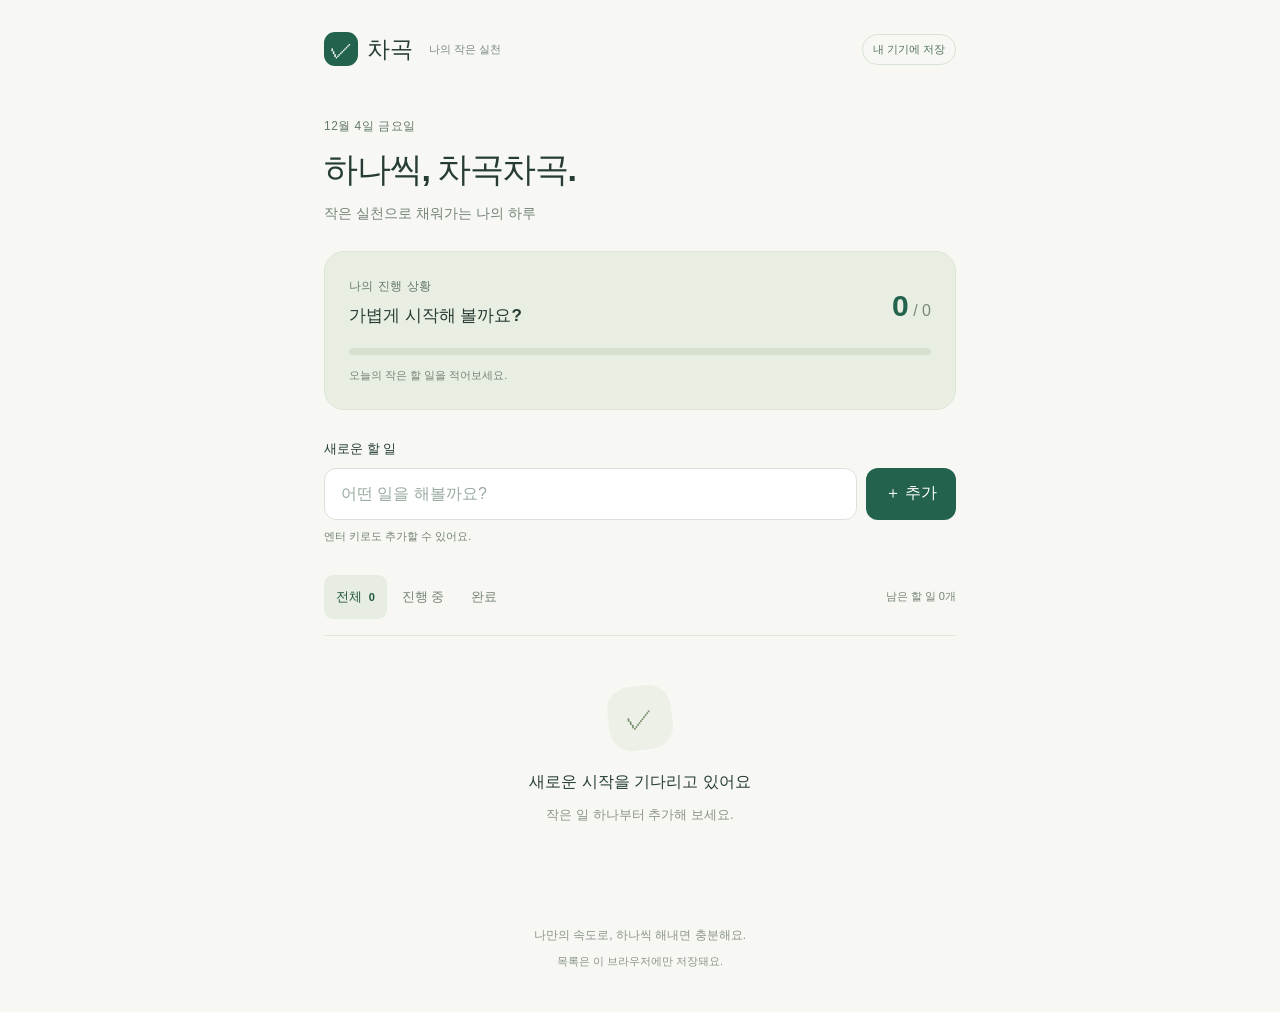
<file: index.html>
<!doctype html>
<html lang="ko"><head><meta charset="UTF-8"><meta name="viewport" content="width=device-width, initial-scale=1, viewport-fit=cover"><meta name="theme-color" content="#23634e"><meta name="description" content="하루를 가볍게 정리하는 나만의 할 일 목록"><title>차곡 — 나의 할 일</title><link rel="stylesheet" href="styles.css"><script src="app.js" defer></script></head>
<body><main class="app"><header><a class="brand" href="./" aria-label="차곡 처음으로"><span class="logo" aria-hidden="true">✓</span> 차곡<span class="brand-sub">나의 작은 실천</span></a><span class="local-badge">내 기기에 저장</span></header>
<section class="intro"><p id="date" class="eyebrow"></p><h1>하나씩, 차곡차곡.</h1><p class="subtitle">작은 실천으로 채워가는 나의 하루</p></section>
<section class="progress-card" aria-label="할 일 진행 현황"><div><span class="eyebrow">나의 진행 상황</span><p id="progress-text">가볍게 시작해 볼까요?</p></div><div id="progress-count" class="count">0<span> / 0</span></div><progress id="progress" value="0" max="1" aria-label="할 일 완료율"></progress><span id="encouragement" class="hint">오늘의 작은 할 일을 적어보세요.</span></section>
<form id="add-form"><label for="task-input">새로운 할 일</label><div class="input-row"><input id="task-input" name="task" placeholder="어떤 일을 해볼까요?" maxlength="200" autocomplete="off" required><button type="submit" class="add-button"><span aria-hidden="true">＋</span> 추가</button></div><p class="hint">엔터 키로도 추가할 수 있어요.</p></form>
<section class="tasks-section" aria-label="할 일 목록"><div class="list-toolbar"><div class="filters" role="group" aria-label="할 일 필터"><button type="button" data-filter="all" aria-pressed="true">전체 <span id="all-count">0</span></button><button type="button" data-filter="active" aria-pressed="false">진행 중</button><button type="button" data-filter="done" aria-pressed="false">완료</button></div><span id="remaining" class="hint"></span></div><ul id="task-list"></ul><div id="empty" class="empty"><span class="empty-icon" aria-hidden="true">✓</span><h2 id="empty-title">새로운 시작을 기다리고 있어요</h2><p id="empty-description">작은 일 하나부터 추가해 보세요.</p></div></section>
<footer>나만의 속도로, 하나씩 해내면 충분해요.<p>목록은 이 브라우저에만 저장돼요.</p></footer><div id="notice" class="notice" role="status" aria-live="polite" hidden><span id="notice-text"></span><button id="undo" type="button" hidden>삭제 취소</button></div></main></body></html>
</file>
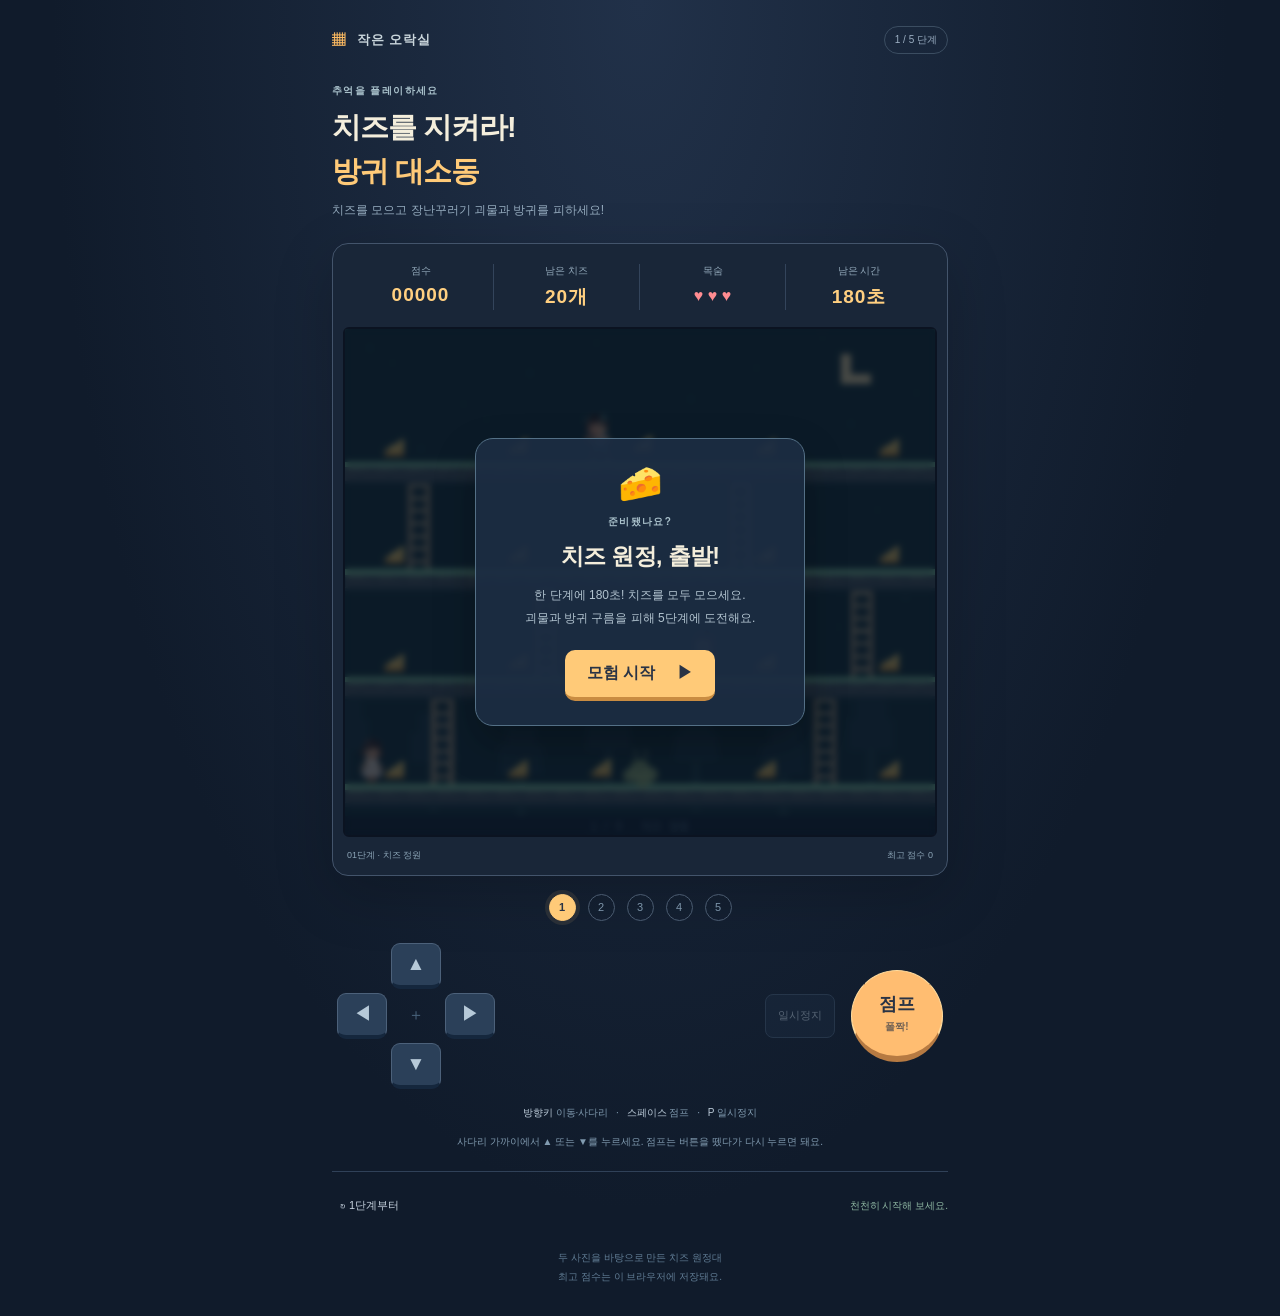
<file: games/neoguri/index.html>
<!doctype html>
<html lang="ko"><head><meta charset="UTF-8"><meta name="viewport" content="width=device-width,initial-scale=1,viewport-fit=cover"><meta name="theme-color" content="#101b2b"><title>치즈를 지켜라! 방귀 대소동</title><link rel="stylesheet" href="style.css?v=cheese-v2"><script src="engine.js?v=cheese-v2" defer></script><script src="game.js?v=cheese-v2" defer></script></head>
<body><main><header><div class="brand"><span class="brand-icon" aria-hidden="true">▦</span> 작은 오락실</div><span class="chip" id="stage-label">1 / 5 단계</span></header><section class="heading"><p class="eyebrow">추억을 플레이하세요</p><h1>치즈를 지켜라!<span>방귀 대소동</span></h1><p>치즈를 모으고 장난꾸러기 괴물과 방귀를 피하세요!</p></section>
<section class="machine" aria-label="치즈를 지켜라 게임"><div class="stats"><div>점수<strong id="score">0000</strong></div><div>남은 치즈<strong id="cheese">20개</strong></div><div>목숨<strong id="lives">♥ ♥ ♥</strong></div><div>남은 시간<strong id="time">180초</strong></div></div>
<div class="screen"><canvas id="game" width="560" height="480" role="img" aria-label="치즈와 사다리가 있는 네 층의 게임 화면. 아래 버튼이나 방향키로 캐릭터를 조종하세요.">이 게임은 캔버스를 지원하는 브라우저가 필요합니다.</canvas><div id="overlay" class="overlay"><div class="overlay-card"><span id="overlay-icon" class="big-icon" aria-hidden="true">🧀</span><p class="eyebrow" id="overlay-kicker">준비됐나요?</p><h2 id="overlay-title">치즈 원정, 출발!</h2><p id="overlay-body">한 단계에 180초! 치즈를 모두 모으세요.<br>괴물과 방귀 구름을 피해 5단계에 도전해요.</p><button id="start" class="primary">모험 시작 <span aria-hidden="true">▶</span></button></div></div></div>
<div class="machine-bottom"><span id="stage-name">01단계 · 치즈 정원</span><span id="best">최고 점수 0</span></div></section>
<nav class="stage-track" aria-label="스테이지 진행"><span data-stage-dot="0" class="current" aria-label="1단계">1</span><span data-stage-dot="1" class="" aria-label="2단계">2</span><span data-stage-dot="2" class="" aria-label="3단계">3</span><span data-stage-dot="3" class="" aria-label="4단계">4</span><span data-stage-dot="4" class="" aria-label="5단계">5</span></nav>
<section class="controls" aria-label="게임 조작"><div class="dpad"><button class="up" data-control="up" aria-label="위로, 사다리 오르기">▲</button><button class="left" data-control="left" aria-label="왼쪽으로 이동">◀</button><span class="pad-center" aria-hidden="true">＋</span><button class="right" data-control="right" aria-label="오른쪽으로 이동">▶</button><button class="down" data-control="down" aria-label="아래로, 사다리 내려가기">▼</button></div><div class="actions"><button id="pause" class="secondary" disabled>일시정지</button><button data-control="jump" class="jump">점프<span>폴짝!</span></button></div></section>
<div class="instructions"><p><b>방향키</b> 이동·사다리 <span>·</span> <b>스페이스</b> 점프 <span>·</span> <b>P</b> 일시정지</p><p>사다리 가까이에서 ▲ 또는 ▼를 누르세요. 점프는 버튼을 뗐다가 다시 누르면 돼요.</p></div><div class="bottom-row"><button id="restart" class="text-button">↻ 1단계부터</button><span id="status" role="status" aria-live="polite">천천히 시작해 보세요.</span></div><footer>두 사진을 바탕으로 만든 치즈 원정대<br>최고 점수는 이 브라우저에 저장돼요.</footer></main></body></html>
</file>
<file: styles.css>
*{box-sizing:border-box} :root{font-family:-apple-system,BlinkMacSystemFont,"Apple SD Gothic Neo","Noto Sans KR",sans-serif;color:#263c34;background:#f7f8f4;font-synthesis:none}body{margin:0}button,input{font:inherit}button{cursor:pointer;touch-action:manipulation}button:focus-visible,a:focus-visible,input:focus-visible{outline:3px solid #ba862f;outline-offset:3px}.app{max-width:680px;margin:auto;padding:32px 24px max(28px,env(safe-area-inset-bottom))}header{display:flex;align-items:center;justify-content:space-between;gap:12px}.brand{display:flex;gap:9px;align-items:center;text-decoration:none;color:inherit;font-weight:800;font-size:23px;white-space:nowrap}.logo{display:grid;place-items:center;background:#23634e;color:white;border-radius:11px;width:34px;height:34px}.brand-sub{font-size:11px;font-weight:500;color:#78877f;margin-left:7px}.local-badge{font-size:11px;color:#52715e;border:1px solid #d7e2d8;padding:7px 10px;border-radius:20px;white-space:nowrap}.intro{margin:52px 0 28px}.eyebrow{font-size:12px;letter-spacing:.04em;color:#65796c}h1{font-size:34px;letter-spacing:-1.5px;margin:12px 0}.subtitle{font-size:14px;color:#748278;margin:0}.progress-card{background:#e9eee2;border:1px solid #dee5d6;border-radius:20px;padding:24px;display:grid;grid-template-columns:1fr auto;gap:12px}.progress-card p{font-size:17px;font-weight:650;margin:9px 0}.count{font-size:30px;font-weight:700;align-self:center;color:#23634e}.count span{font-size:16px;font-weight:400;color:#7a897a}progress{grid-column:1/-1;width:100%;height:7px;border:0;border-radius:10px;overflow:hidden;background:#d7dfce;accent-color:#387254}progress::-webkit-progress-bar{background:#d7dfce}progress::-webkit-progress-value{background:#387254;border-radius:10px}progress::-moz-progress-bar{background:#387254}.hint{font-size:11px;color:#768277;line-height:1.6}.progress-card>.hint{grid-column:1/-1}form{margin:30px 0}label{display:block;font-size:13px;font-weight:650;margin-bottom:10px}.input-row{display:flex;gap:9px}input{width:100%;min-width:0;border:1px solid #dce2d9;border-radius:12px;background:white;padding:16px;color:#263c34;font-size:16px}input::placeholder{color:#9aaba1}.add-button{border:0;background:#23634e;color:white;border-radius:12px;padding:0 19px;white-space:nowrap;min-height:52px;font-weight:600}.add-button:hover{background:#194d3c}form .hint{margin:8px 0}.list-toolbar{display:flex;justify-content:space-between;align-items:center;gap:8px;border-bottom:1px solid #e2e6dc;padding-bottom:16px}.filters{display:flex;gap:3px}.filters button{border:0;background:transparent;color:#768277;font-size:13px;padding:11px 12px;min-height:44px;border-radius:9px}.filters button[aria-pressed=true]{background:#e7ede3;color:#25563f;font-weight:700}.filters span{margin-left:3px;font-size:11px}ul{list-style:none;margin:0;padding:0}li{display:flex;align-items:center;gap:12px;background:#fff;border:1px solid #e5e9e0;border-radius:13px;padding:12px 10px 12px 15px;margin-top:10px;min-height:68px}.check-label{display:flex;align-items:center;gap:12px;flex:1;min-width:0;margin:0;font-size:15px;font-weight:400;line-height:1.6;cursor:pointer}.check-label input{width:23px;height:23px;flex-shrink:0;accent-color:#23634e;cursor:pointer}.task-text{overflow-wrap:anywhere;white-space:pre-wrap}.completed .task-text{text-decoration:line-through;color:#98a199}.delete-button{background:none;border:0;color:#87928a;min-width:44px;min-height:44px;border-radius:8px;font-size:20px}.delete-button:hover{background:#fff0ec;color:#b44d3c}.empty{text-align:center;padding:50px 12px}.empty-icon{display:grid;place-items:center;margin:auto;background:#edf0e7;color:#78916d;font-size:28px;width:64px;height:64px;border-radius:23px;transform:rotate(-7deg)}.empty h2{font-size:16px;margin-top:22px;font-weight:600}.empty p{font-size:13px;color:#8a9489}footer{text-align:center;font-size:12px;color:#8a9489;margin:38px 0 12px;line-height:1.8}footer p{font-size:11px;margin:5px}.notice{position:fixed;bottom:max(20px,env(safe-area-inset-bottom));left:50%;transform:translateX(-50%);width:max-content;max-width:calc(100% - 32px);background:#263c34;color:#fff;border-radius:12px;padding:14px 18px;font-size:13px;box-shadow:0 8px 25px #263c3422;z-index:5}.notice button{color:#d8efaf;background:none;border:0;padding:10px;margin:-8px -6px -8px 12px;min-height:44px}[hidden]{display:none!important}@media(max-width:480px){.app{padding:24px 20px}.brand-sub{display:none}.intro{margin-top:40px}h1{font-size:30px}.progress-card{padding:20px}.list-toolbar{align-items:center}.filters button{padding:10px 9px}#remaining{font-size:10px}.add-button{padding:0 16px}}@media(prefers-reduced-motion:no-preference){button{transition:background .15s}}
</file>
<file: games/neoguri/style.css>
*{box-sizing:border-box} :root{color-scheme:dark;font-family:-apple-system,BlinkMacSystemFont,"Apple SD Gothic Neo","Noto Sans KR",sans-serif;background:#101b2b;color:#f4eedc}body{margin:0;background:radial-gradient(ellipse at 50% 0,#213149 0,transparent 65%)}button{font:inherit;cursor:pointer;touch-action:manipulation}button:focus-visible{outline:3px solid #8ce5ba;outline-offset:4px}main{width:min(100%,660px);margin:auto;padding:26px 22px max(30px,env(safe-area-inset-bottom))}header{display:flex;justify-content:space-between;align-items:center}.brand{font-size:13px;font-weight:700;color:#c9d5db;letter-spacing:.06em}.brand-icon{color:#ffbc62;margin-right:7px}.chip{color:#9cafc3;font-size:10px;border:1px solid #3b4d61;padding:6px 10px;border-radius:30px}.heading{margin:30px 0 24px}.eyebrow{font-size:10px;letter-spacing:.14em;color:#a9c1cb;font-weight:700}h1{font-size:29px;letter-spacing:-1px;margin:9px 0 10px}h1 span{color:#ffca78}.heading>p:last-child{font-size:12px;color:#94aabd;margin:0}.machine{border:1px solid #43546b;border-radius:16px;overflow:hidden;background:#192638;padding:10px;box-shadow:0 18px 60px #0003}.stats{display:grid;grid-template-columns:repeat(4,1fr);padding:10px 5px 17px}.stats>div{font-size:10px;color:#92a8b9;text-align:center;border-right:1px solid #33445b}.stats>div:last-child{border:0}.stats strong{display:block;color:#ffcf80;font-size:19px;font-variant-numeric:tabular-nums;letter-spacing:1px;margin-top:6px}#lives{color:#ff8c91;font-size:16px;padding-top:3px;letter-spacing:0}#fruit{color:#9ce5b6}.screen{position:relative;background:#101a2a;border-radius:6px;overflow:hidden;border:2px solid #0b1321}canvas{display:block;width:100%;height:auto;image-rendering:pixelated}.overlay{position:absolute;inset:0;display:grid;place-items:center;padding:14px;background:#091524bd;backdrop-filter:blur(3px)}.overlay-card{text-align:center;max-width:330px;width:100%;background:#1c2d42ed;border:1px solid #547086;border-radius:18px;padding:24px 16px;box-shadow:0 18px 40px #0004}.big-icon{font-size:36px}.overlay h2{font-size:23px;letter-spacing:-.6px;margin:12px 0}.overlay-card>p:not(.eyebrow){color:#b2c4d0;font-size:12px;line-height:1.9;margin:0 0 20px}.primary{background:#ffca78;color:#293345;border:0;border-bottom:4px solid #c98c42;border-radius:10px;padding:13px 22px;min-height:48px;font-weight:800}.primary:hover{background:#ffda9f}.primary span{margin-left:18px}.machine-bottom{display:flex;justify-content:space-between;font-size:9px;color:#8ca5b7;padding:12px 4px 3px;gap:8px}.controls{display:flex;justify-content:space-between;align-items:center;margin:22px 5px 14px}.dpad{display:grid;grid-template-columns:repeat(3,50px);grid-template-rows:repeat(3,46px);gap:4px;touch-action:none}.dpad button{background:#2b4059;border:1px solid #4c617a;border-bottom:4px solid #15273d;border-radius:9px;color:#b6c9d8;font-size:19px;touch-action:none;user-select:none;-webkit-user-select:none}.up{grid-column:2}.left{grid-column:1;grid-row:2}.pad-center{grid-column:2;grid-row:2;text-align:center;align-self:center;color:#48627b}.right{grid-column:3;grid-row:2}.down{grid-column:2;grid-row:3}.actions{display:flex;align-items:center;gap:16px}.jump{background:#ffbd71;border:1px solid #ffdb9d;border-bottom:6px solid #b67a42;border-radius:50%;width:92px;height:92px;color:#293345;font-size:18px;font-weight:800;touch-action:none;user-select:none;-webkit-user-select:none}.jump span{display:block;font-size:10px;opacity:.65;margin-top:4px}.secondary{border:1px solid #435972;background:#1d2e43;border-radius:8px;padding:12px;color:#b8c9d8;font-size:11px;min-height:44px}.secondary:disabled{opacity:.4}.dpad button:active,.dpad button.pressed,.jump:active,.jump.pressed{transform:translateY(3px);filter:brightness(1.2);border-bottom-width:1px}.instructions{text-align:center;font-size:10px;color:#819bb0;line-height:1.9}.instructions b{color:#bdccda;font-weight:500}.instructions span{margin:0 5px}.bottom-row{display:flex;align-items:center;justify-content:space-between;gap:10px;border-top:1px solid #304158;margin-top:20px;padding-top:12px}.text-button{background:none;border:0;min-height:44px;font-size:11px;color:#c6d2de;padding:8px}#status{font-size:10px;color:#91baa5;text-align:right}footer{text-align:center;font-size:10px;color:#617d95;line-height:1.9;margin:20px 0 0}[hidden]{display:none!important}@media(max-width:390px){main{padding:20px 12px}.heading{margin:24px 4px 20px}h1{font-size:25px}.dpad{grid-template-columns:repeat(3,44px);grid-template-rows:repeat(3,44px)}.actions{gap:10px}.jump{width:78px;height:78px}.secondary{padding:10px 7px}.stats strong{font-size:17px}.overlay-card{padding:15px 12px}.overlay h2{font-size:20px}.big-icon{font-size:26px}}@media(orientation:landscape) and (max-height:600px){main{max-width:600px}.heading{margin:15px 0}.controls{margin-top:15px}}

.heading h1 span{display:block;margin-top:4px}.stage-track{display:flex;justify-content:center;gap:12px;margin:18px 0 0}.stage-track span{display:grid;place-items:center;width:27px;height:27px;border-radius:50%;border:1px solid #4a5b70;font-size:11px;color:#7d95aa}.stage-track .current{background:#ffca78;border-color:#ffca78;color:#293345;font-weight:800;box-shadow:0 0 0 4px #ffca7818}.stage-track .finished{color:#9de5b9;border-color:#6baf91;background:#28453c}
</file>
